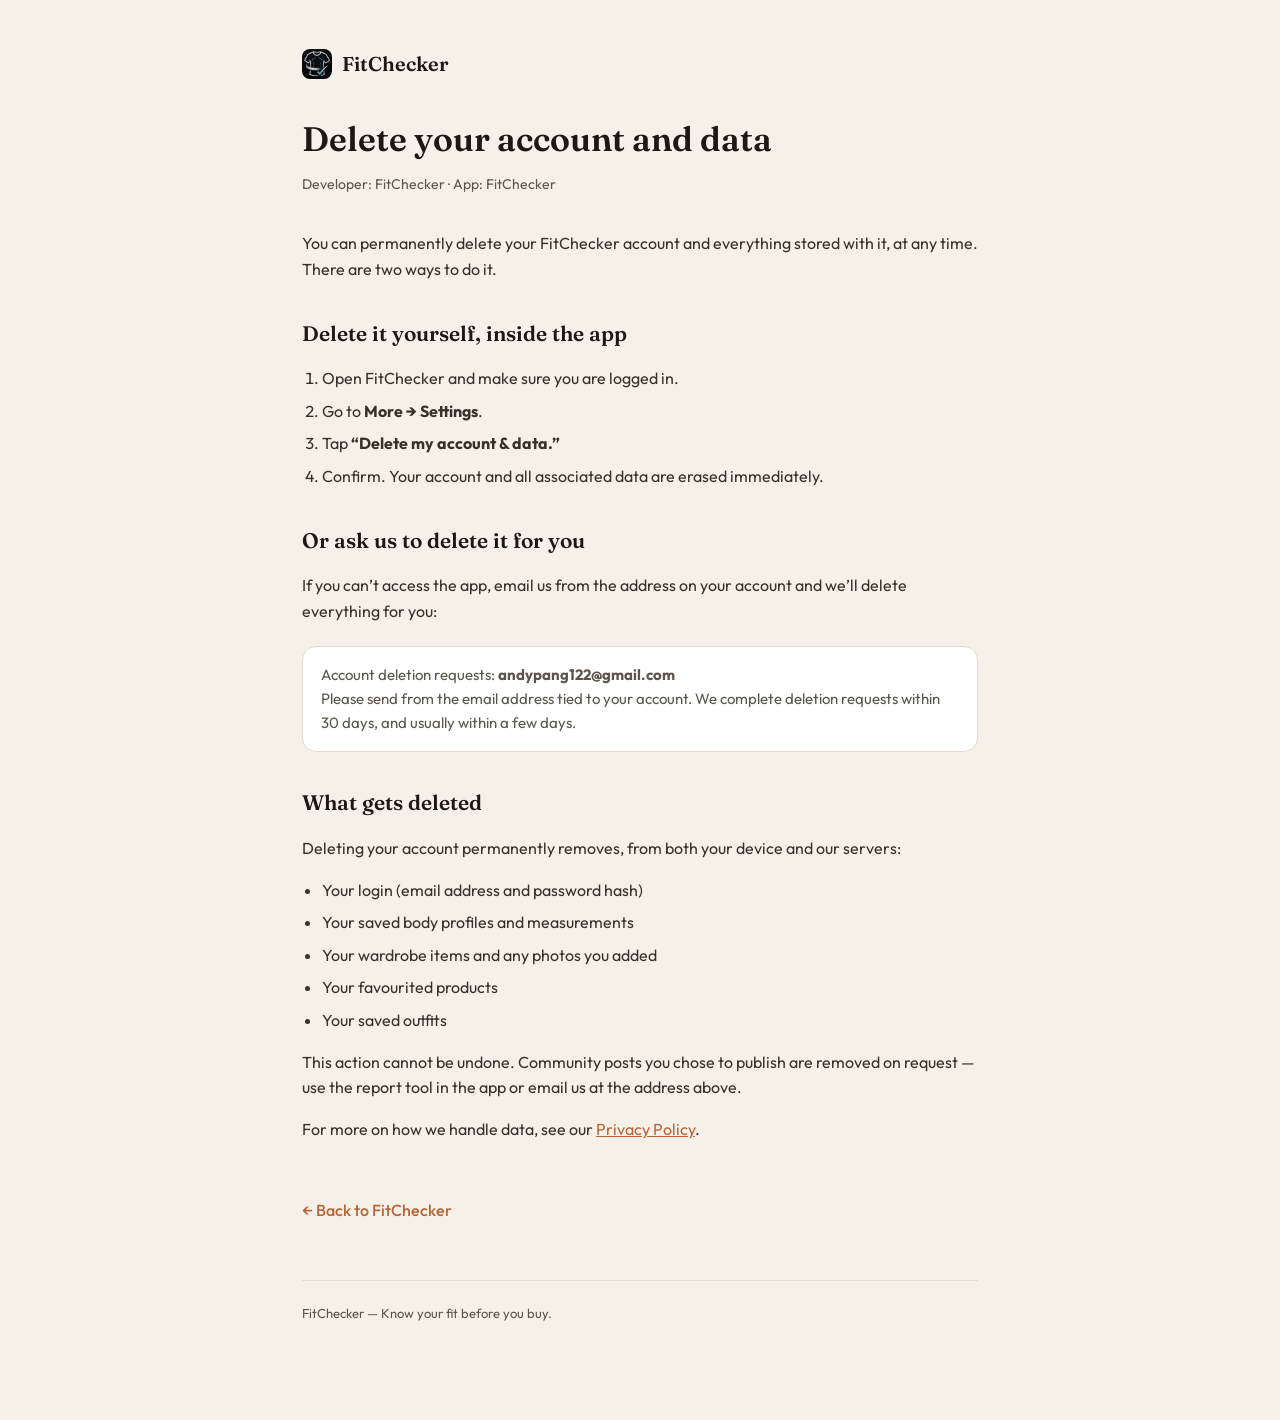
<file: delete-account.html>
<!DOCTYPE html>
<html lang="en">
<head>
  <meta charset="UTF-8">
  <meta name="viewport" content="width=device-width, initial-scale=1">
  <title>Delete your account — FitChecker</title>
  <meta name="theme-color" content="#f5f1e9">
  <link rel="icon" href="icons/apple-touch-icon.png" type="image/png">
  <link rel="preconnect" href="https://fonts.googleapis.com">
  <link rel="preconnect" href="https://fonts.gstatic.com" crossorigin>
  <link href="https://fonts.googleapis.com/css2?family=Fraunces:opsz,wght@9..144,500;9..144,600&family=Outfit:wght@400;500;600&display=swap" rel="stylesheet">
  <style>
    :root { --bg:#f5f1e9; --ink:#1c1814; --muted:#5c554c; --accent:#b86436; --line:#e3dccf; }
    * { box-sizing: border-box; }
    body { margin:0; background:var(--bg); color:var(--ink); font-family:'Outfit',system-ui,sans-serif; line-height:1.6; }
    .wrap { max-width:720px; margin:0 auto; padding:48px 22px 96px; }
    .brand { display:flex; align-items:center; gap:10px; margin-bottom:40px; text-decoration:none; color:inherit; }
    .brand-ico { width:30px; height:30px; border-radius:8px; display:block; }
    .brand span { font-family:'Fraunces',serif; font-weight:600; font-size:20px; }
    h1 { font-family:'Fraunces',serif; font-weight:600; font-size:34px; line-height:1.15; margin:0 0 6px; }
    .eff { color:var(--muted); font-size:14px; margin-bottom:36px; }
    h2 { font-family:'Fraunces',serif; font-weight:600; font-size:21px; margin:34px 0 10px; }
    p, li { color:#37312a; font-size:16px; }
    a { color:var(--accent); }
    ol, ul { padding-left:20px; }
    li { margin-bottom:7px; }
    .note { background:#fff; border:1px solid var(--line); border-radius:14px; padding:16px 18px; margin:22px 0; font-size:15px; color:var(--muted); }
    .back { display:inline-block; margin-top:40px; color:var(--accent); text-decoration:none; font-weight:500; }
    footer { margin-top:56px; padding-top:22px; border-top:1px solid var(--line); color:var(--muted); font-size:13px; }
  </style>
</head>
<body>
  <div class="wrap">
    <a class="brand" href="./">
      <img src="icons/apple-touch-icon.png" alt="" class="brand-ico">
      <span>FitChecker</span>
    </a>

    <h1>Delete your account and data</h1>
    <p class="eff">Developer: FitChecker · App: FitChecker</p>

    <p>You can permanently delete your FitChecker account and everything stored with it, at any time. There are two ways to do it.</p>

    <h2>Delete it yourself, inside the app</h2>
    <ol>
      <li>Open FitChecker and make sure you are logged in.</li>
      <li>Go to <strong>More → Settings</strong>.</li>
      <li>Tap <strong>“Delete my account &amp; data.”</strong></li>
      <li>Confirm. Your account and all associated data are erased immediately.</li>
    </ol>

    <h2>Or ask us to delete it for you</h2>
    <p>If you can’t access the app, email us from the address on your account and we’ll delete everything for you:</p>
    <div class="note">Account deletion requests: <strong>andypang122@gmail.com</strong><br>
    Please send from the email address tied to your account. We complete deletion requests within 30 days, and usually within a few days.</div>

    <h2>What gets deleted</h2>
    <p>Deleting your account permanently removes, from both your device and our servers:</p>
    <ul>
      <li>Your login (email address and password hash)</li>
      <li>Your saved body profiles and measurements</li>
      <li>Your wardrobe items and any photos you added</li>
      <li>Your favourited products</li>
      <li>Your saved outfits</li>
    </ul>
    <p>This action cannot be undone. Community posts you chose to publish are removed on request — use the report tool in the app or email us at the address above.</p>

    <p>For more on how we handle data, see our <a href="privacy.html">Privacy Policy</a>.</p>

    <a class="back" href="./">← Back to FitChecker</a>
    <footer>FitChecker — Know your fit before you buy.</footer>
  </div>
</body>
</html>
</file>
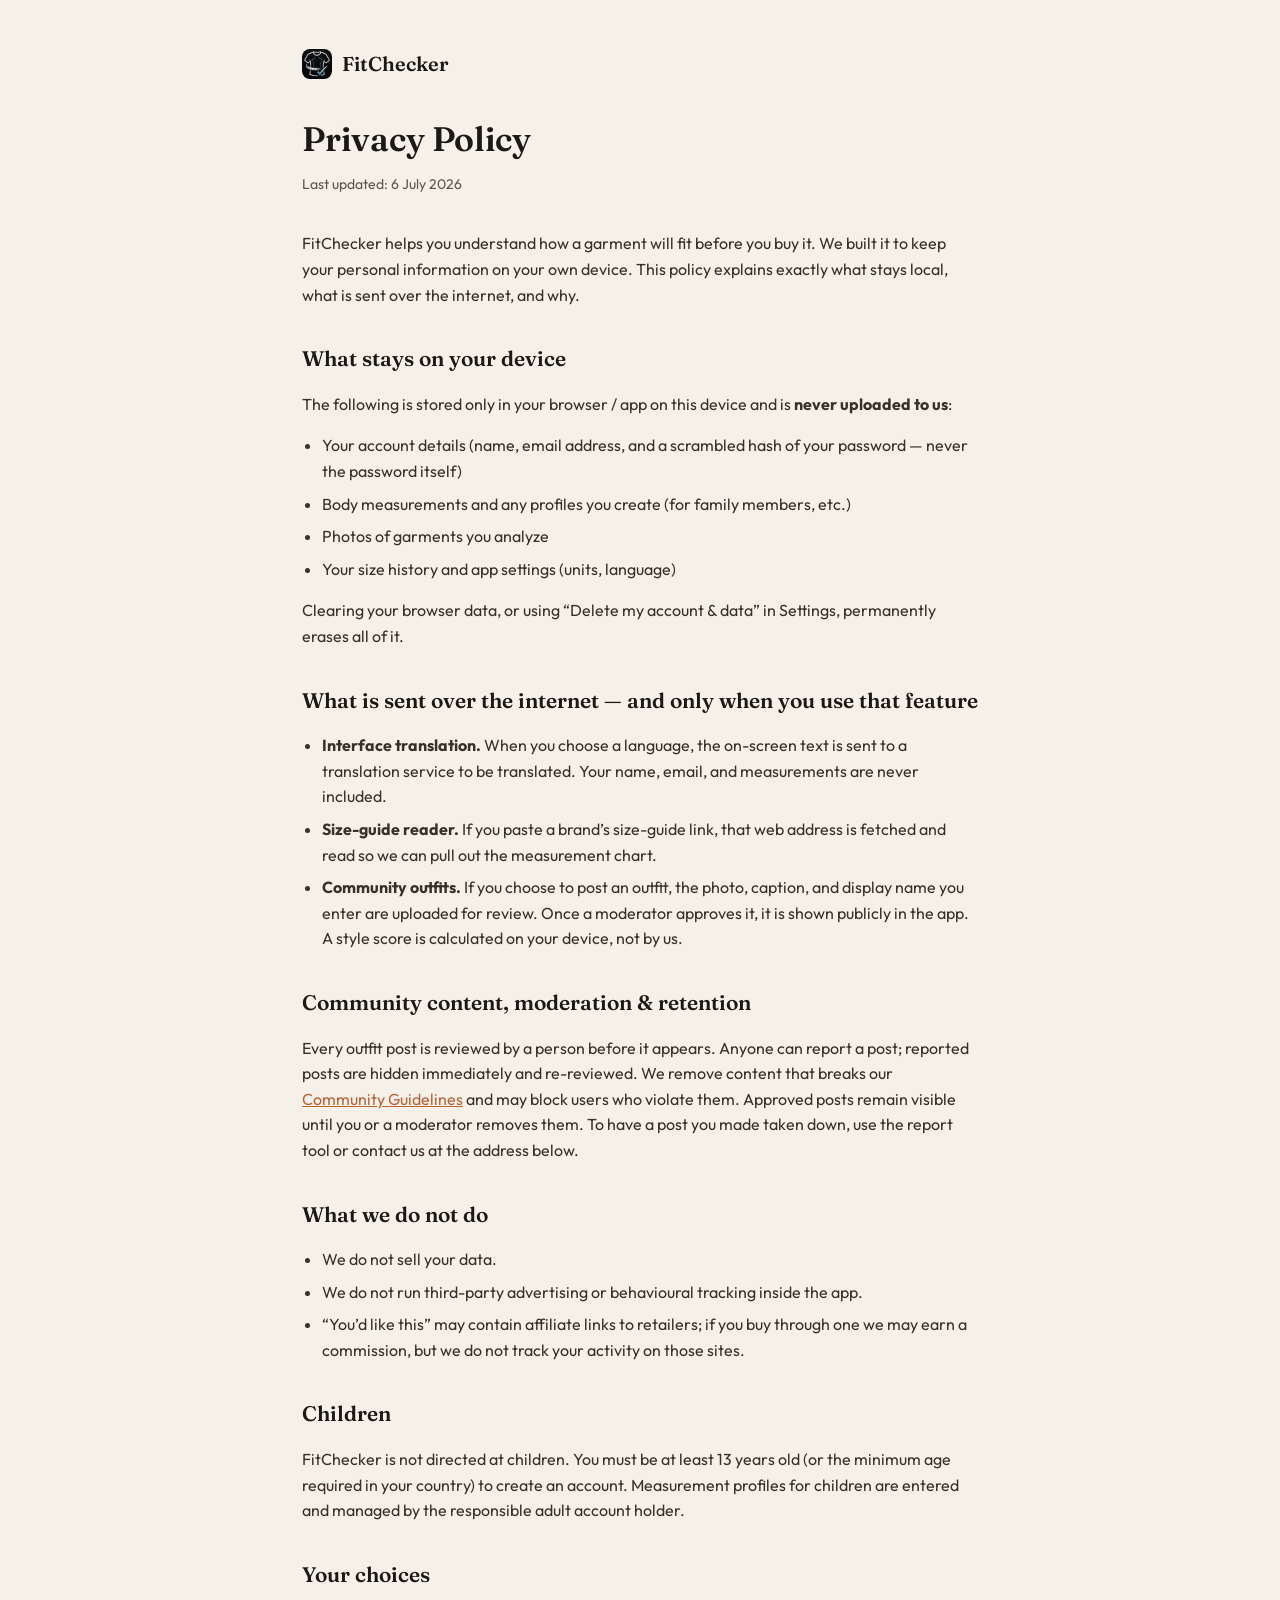
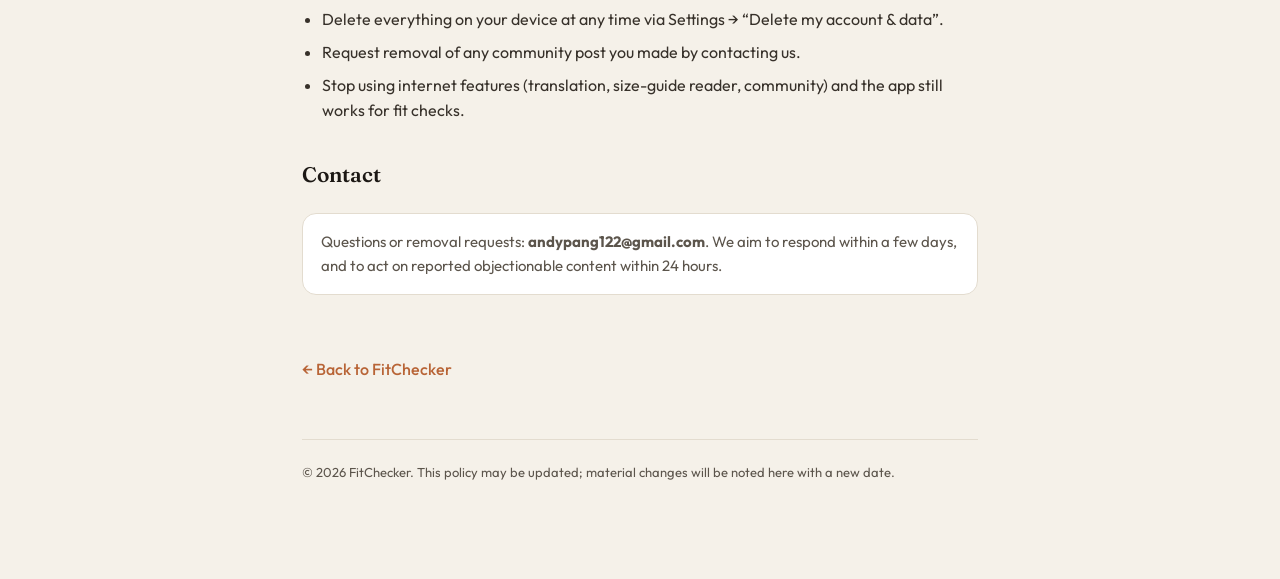
<file: privacy.html>
<!DOCTYPE html>
<html lang="en">
<head>
  <meta charset="UTF-8">
  <meta name="viewport" content="width=device-width, initial-scale=1">
  <title>Privacy Policy — FitChecker</title>
  <meta name="theme-color" content="#f5f1e9">
  <link rel="icon" href="icon.svg" type="image/svg+xml">
  <link rel="preconnect" href="https://fonts.googleapis.com">
  <link rel="preconnect" href="https://fonts.gstatic.com" crossorigin>
  <link href="https://fonts.googleapis.com/css2?family=Fraunces:opsz,wght@9..144,500;9..144,600&family=Outfit:wght@400;500;600&display=swap" rel="stylesheet">
  <style>
    :root { --bg:#f5f1e9; --ink:#1c1814; --muted:#5c554c; --accent:#b86436; --line:#e3dccf; }
    * { box-sizing: border-box; }
    body { margin:0; background:var(--bg); color:var(--ink); font-family:'Outfit',system-ui,sans-serif; line-height:1.6; }
    .wrap { max-width:720px; margin:0 auto; padding:48px 22px 96px; }
    .brand { display:flex; align-items:center; gap:10px; margin-bottom:40px; text-decoration:none; color:inherit; }
    .brand svg { width:30px; height:30px; }
    .brand-ico { width:30px; height:30px; border-radius:8px; display:block; }
    .brand span { font-family:'Fraunces',serif; font-weight:600; font-size:20px; }
    h1 { font-family:'Fraunces',serif; font-weight:600; font-size:34px; line-height:1.15; margin:0 0 6px; }
    .eff { color:var(--muted); font-size:14px; margin-bottom:36px; }
    h2 { font-family:'Fraunces',serif; font-weight:600; font-size:21px; margin:34px 0 10px; }
    p, li { color:#37312a; font-size:16px; }
    a { color:var(--accent); }
    ul { padding-left:20px; }
    li { margin-bottom:7px; }
    .note { background:#fff; border:1px solid var(--line); border-radius:14px; padding:16px 18px; margin:22px 0; font-size:15px; color:var(--muted); }
    .back { display:inline-block; margin-top:40px; color:var(--accent); text-decoration:none; font-weight:500; }
    footer { margin-top:56px; padding-top:22px; border-top:1px solid var(--line); color:var(--muted); font-size:13px; }
  </style>
</head>
<body>
  <div class="wrap">
    <a class="brand" href="./">
      <img src="icons/apple-touch-icon.png" alt="" class="brand-ico">
      <span>FitChecker</span>
    </a>

    <h1>Privacy Policy</h1>
    <p class="eff">Last updated: 6 July 2026</p>

    <p>FitChecker helps you understand how a garment will fit before you buy it. We built it to keep your personal information on your own device. This policy explains exactly what stays local, what is sent over the internet, and why.</p>

    <h2>What stays on your device</h2>
    <p>The following is stored only in your browser / app on this device and is <strong>never uploaded to us</strong>:</p>
    <ul>
      <li>Your account details (name, email address, and a scrambled hash of your password — never the password itself)</li>
      <li>Body measurements and any profiles you create (for family members, etc.)</li>
      <li>Photos of garments you analyze</li>
      <li>Your size history and app settings (units, language)</li>
    </ul>
    <p>Clearing your browser data, or using “Delete my account &amp; data” in Settings, permanently erases all of it.</p>

    <h2>What is sent over the internet — and only when you use that feature</h2>
    <ul>
      <li><strong>Interface translation.</strong> When you choose a language, the on-screen text is sent to a translation service to be translated. Your name, email, and measurements are never included.</li>
      <li><strong>Size-guide reader.</strong> If you paste a brand’s size-guide link, that web address is fetched and read so we can pull out the measurement chart.</li>
      <li><strong>Community outfits.</strong> If you choose to post an outfit, the photo, caption, and display name you enter are uploaded for review. Once a moderator approves it, it is shown publicly in the app. A style score is calculated on your device, not by us.</li>
    </ul>

    <h2>Community content, moderation &amp; retention</h2>
    <p>Every outfit post is reviewed by a person before it appears. Anyone can report a post; reported posts are hidden immediately and re-reviewed. We remove content that breaks our <a href="terms.html">Community Guidelines</a> and may block users who violate them. Approved posts remain visible until you or a moderator removes them. To have a post you made taken down, use the report tool or contact us at the address below.</p>

    <h2>What we do not do</h2>
    <ul>
      <li>We do not sell your data.</li>
      <li>We do not run third-party advertising or behavioural tracking inside the app.</li>
      <li>“You’d like this” may contain affiliate links to retailers; if you buy through one we may earn a commission, but we do not track your activity on those sites.</li>
    </ul>

    <h2>Children</h2>
    <p>FitChecker is not directed at children. You must be at least 13 years old (or the minimum age required in your country) to create an account. Measurement profiles for children are entered and managed by the responsible adult account holder.</p>

    <h2>Your choices</h2>
    <ul>
      <li>Delete everything on your device at any time via Settings → “Delete my account &amp; data”.</li>
      <li>Request removal of any community post you made by contacting us.</li>
      <li>Stop using internet features (translation, size-guide reader, community) and the app still works for fit checks.</li>
    </ul>

    <h2>Contact</h2>
    <div class="note">Questions or removal requests: <strong>andypang122@gmail.com</strong>. We aim to respond within a few days, and to act on reported objectionable content within 24 hours.</div>

    <a class="back" href="./">← Back to FitChecker</a>
    <footer>© 2026 FitChecker. This policy may be updated; material changes will be noted here with a new date.</footer>
  </div>
</body>
</html>
</file>
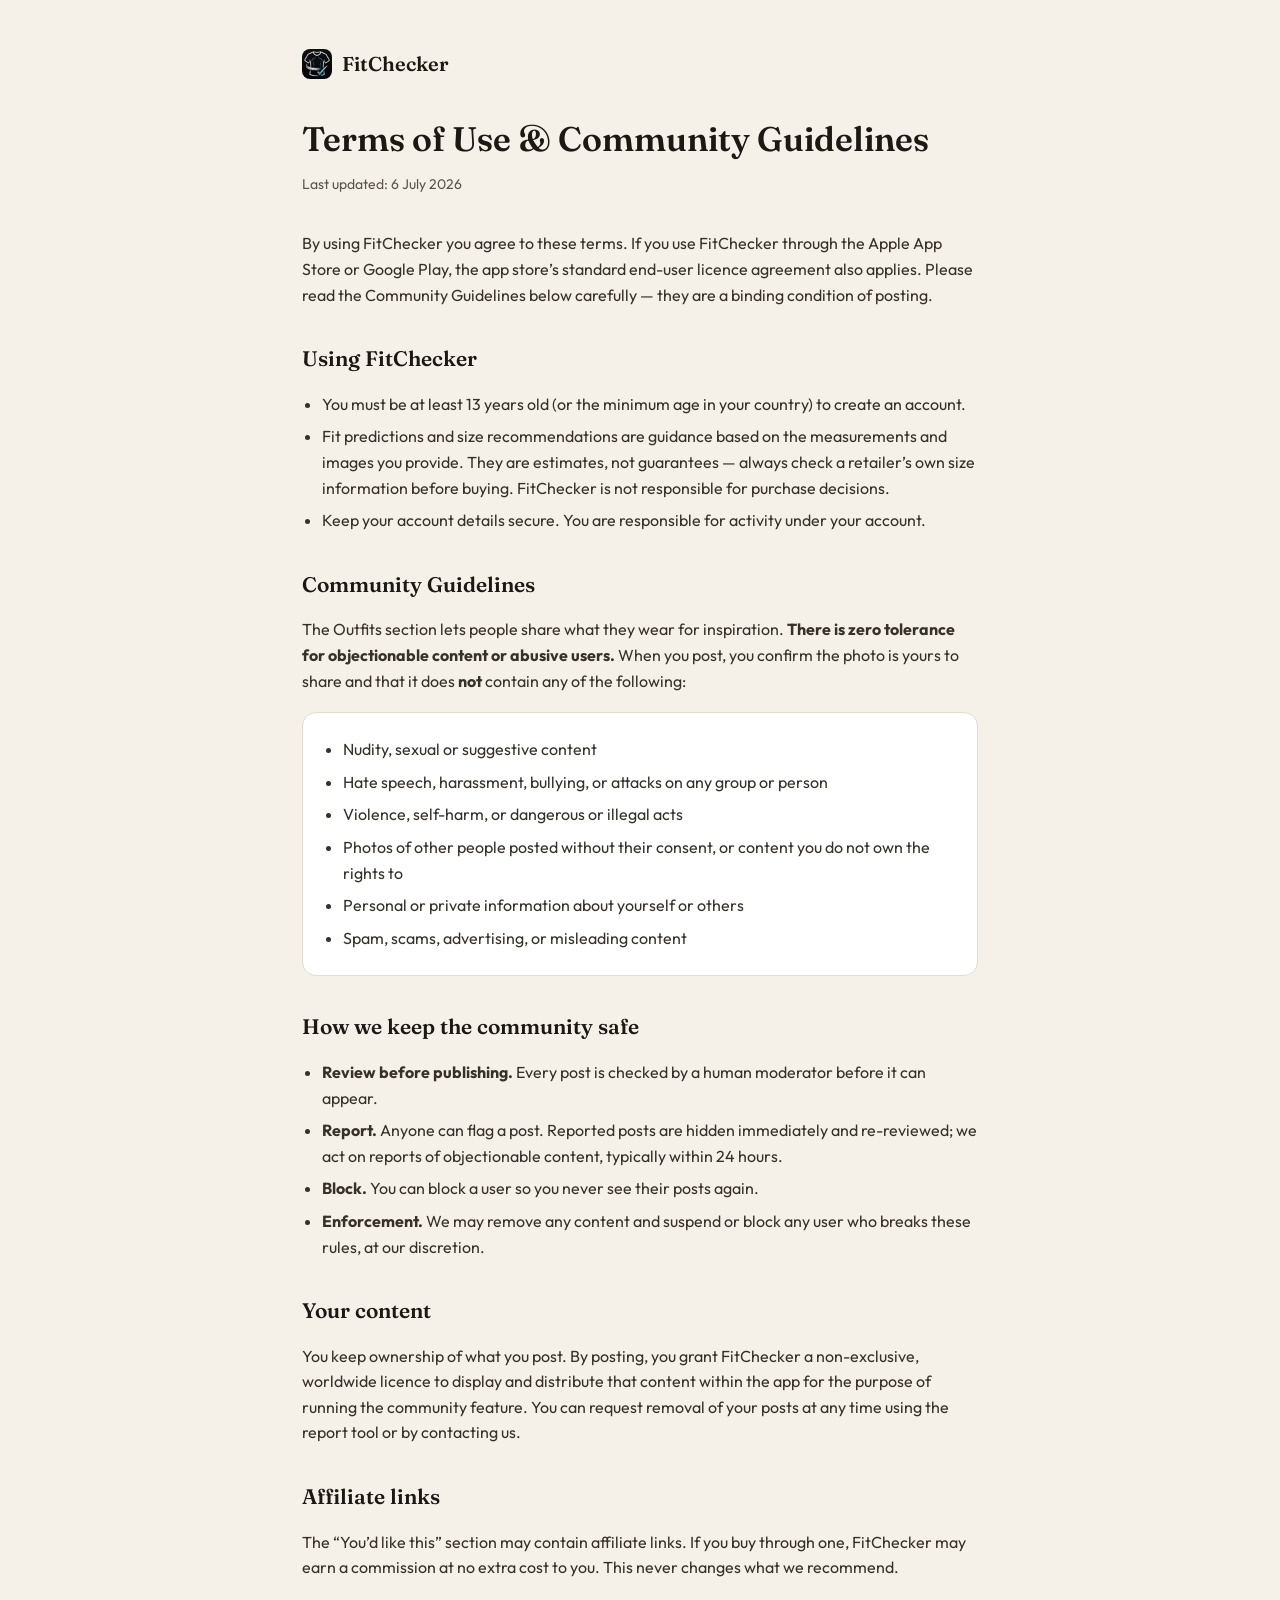
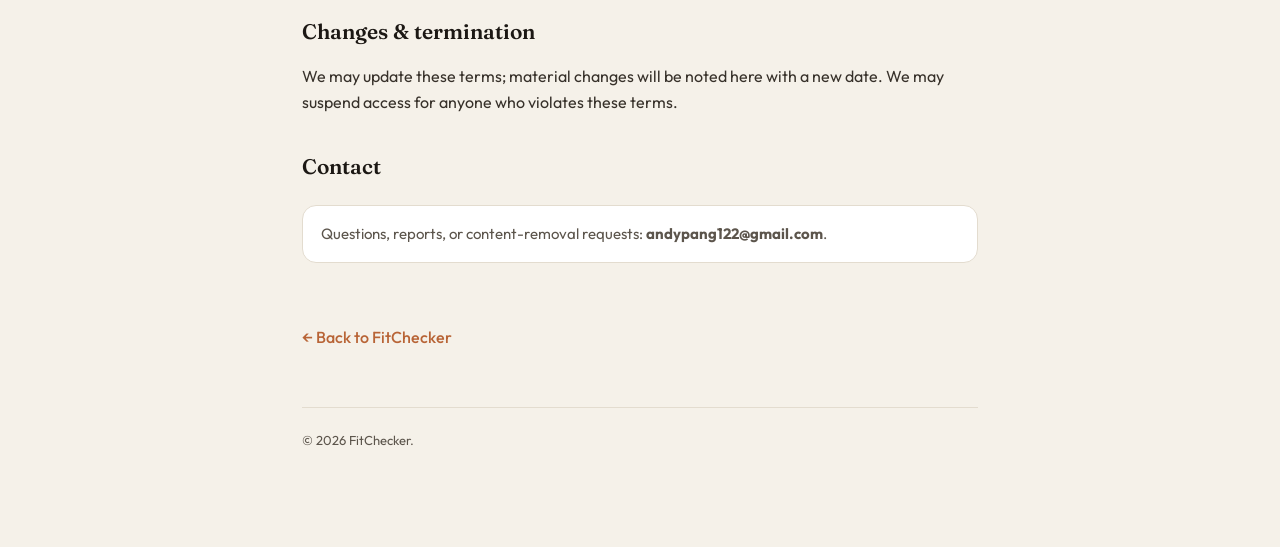
<file: terms.html>
<!DOCTYPE html>
<html lang="en">
<head>
  <meta charset="UTF-8">
  <meta name="viewport" content="width=device-width, initial-scale=1">
  <title>Terms &amp; Community Guidelines — FitChecker</title>
  <meta name="theme-color" content="#f5f1e9">
  <link rel="icon" href="icon.svg" type="image/svg+xml">
  <link rel="preconnect" href="https://fonts.googleapis.com">
  <link rel="preconnect" href="https://fonts.gstatic.com" crossorigin>
  <link href="https://fonts.googleapis.com/css2?family=Fraunces:opsz,wght@9..144,500;9..144,600&family=Outfit:wght@400;500;600&display=swap" rel="stylesheet">
  <style>
    :root { --bg:#f5f1e9; --ink:#1c1814; --muted:#5c554c; --accent:#b86436; --line:#e3dccf; }
    * { box-sizing: border-box; }
    body { margin:0; background:var(--bg); color:var(--ink); font-family:'Outfit',system-ui,sans-serif; line-height:1.6; }
    .wrap { max-width:720px; margin:0 auto; padding:48px 22px 96px; }
    .brand { display:flex; align-items:center; gap:10px; margin-bottom:40px; text-decoration:none; color:inherit; }
    .brand svg { width:30px; height:30px; }
    .brand-ico { width:30px; height:30px; border-radius:8px; display:block; }
    .brand span { font-family:'Fraunces',serif; font-weight:600; font-size:20px; }
    h1 { font-family:'Fraunces',serif; font-weight:600; font-size:34px; line-height:1.15; margin:0 0 6px; }
    .eff { color:var(--muted); font-size:14px; margin-bottom:36px; }
    h2 { font-family:'Fraunces',serif; font-weight:600; font-size:21px; margin:34px 0 10px; }
    p, li { color:#37312a; font-size:16px; }
    a { color:var(--accent); }
    ul { padding-left:20px; }
    li { margin-bottom:7px; }
    .rules { background:#fff; border:1px solid var(--line); border-radius:14px; padding:8px 20px; margin:18px 0; }
    .note { background:#fff; border:1px solid var(--line); border-radius:14px; padding:16px 18px; margin:22px 0; font-size:15px; color:var(--muted); }
    .back { display:inline-block; margin-top:40px; color:var(--accent); text-decoration:none; font-weight:500; }
    footer { margin-top:56px; padding-top:22px; border-top:1px solid var(--line); color:var(--muted); font-size:13px; }
  </style>
</head>
<body>
  <div class="wrap">
    <a class="brand" href="./">
      <img src="icons/apple-touch-icon.png" alt="" class="brand-ico">
      <span>FitChecker</span>
    </a>

    <h1>Terms of Use &amp; Community Guidelines</h1>
    <p class="eff">Last updated: 6 July 2026</p>

    <p>By using FitChecker you agree to these terms. If you use FitChecker through the Apple App Store or Google Play, the app store’s standard end-user licence agreement also applies. Please read the Community Guidelines below carefully — they are a binding condition of posting.</p>

    <h2>Using FitChecker</h2>
    <ul>
      <li>You must be at least 13 years old (or the minimum age in your country) to create an account.</li>
      <li>Fit predictions and size recommendations are guidance based on the measurements and images you provide. They are estimates, not guarantees — always check a retailer’s own size information before buying. FitChecker is not responsible for purchase decisions.</li>
      <li>Keep your account details secure. You are responsible for activity under your account.</li>
    </ul>

    <h2>Community Guidelines</h2>
    <p>The Outfits section lets people share what they wear for inspiration. <strong>There is zero tolerance for objectionable content or abusive users.</strong> When you post, you confirm the photo is yours to share and that it does <strong>not</strong> contain any of the following:</p>
    <div class="rules">
      <ul>
        <li>Nudity, sexual or suggestive content</li>
        <li>Hate speech, harassment, bullying, or attacks on any group or person</li>
        <li>Violence, self-harm, or dangerous or illegal acts</li>
        <li>Photos of other people posted without their consent, or content you do not own the rights to</li>
        <li>Personal or private information about yourself or others</li>
        <li>Spam, scams, advertising, or misleading content</li>
      </ul>
    </div>

    <h2>How we keep the community safe</h2>
    <ul>
      <li><strong>Review before publishing.</strong> Every post is checked by a human moderator before it can appear.</li>
      <li><strong>Report.</strong> Anyone can flag a post. Reported posts are hidden immediately and re-reviewed; we act on reports of objectionable content, typically within 24 hours.</li>
      <li><strong>Block.</strong> You can block a user so you never see their posts again.</li>
      <li><strong>Enforcement.</strong> We may remove any content and suspend or block any user who breaks these rules, at our discretion.</li>
    </ul>

    <h2>Your content</h2>
    <p>You keep ownership of what you post. By posting, you grant FitChecker a non-exclusive, worldwide licence to display and distribute that content within the app for the purpose of running the community feature. You can request removal of your posts at any time using the report tool or by contacting us.</p>

    <h2>Affiliate links</h2>
    <p>The “You’d like this” section may contain affiliate links. If you buy through one, FitChecker may earn a commission at no extra cost to you. This never changes what we recommend.</p>

    <h2>Changes &amp; termination</h2>
    <p>We may update these terms; material changes will be noted here with a new date. We may suspend access for anyone who violates these terms.</p>

    <h2>Contact</h2>
    <div class="note">Questions, reports, or content-removal requests: <strong>andypang122@gmail.com</strong>.</div>

    <a class="back" href="./">← Back to FitChecker</a>
    <footer>© 2026 FitChecker.</footer>
  </div>
</body>
</html>
</file>
